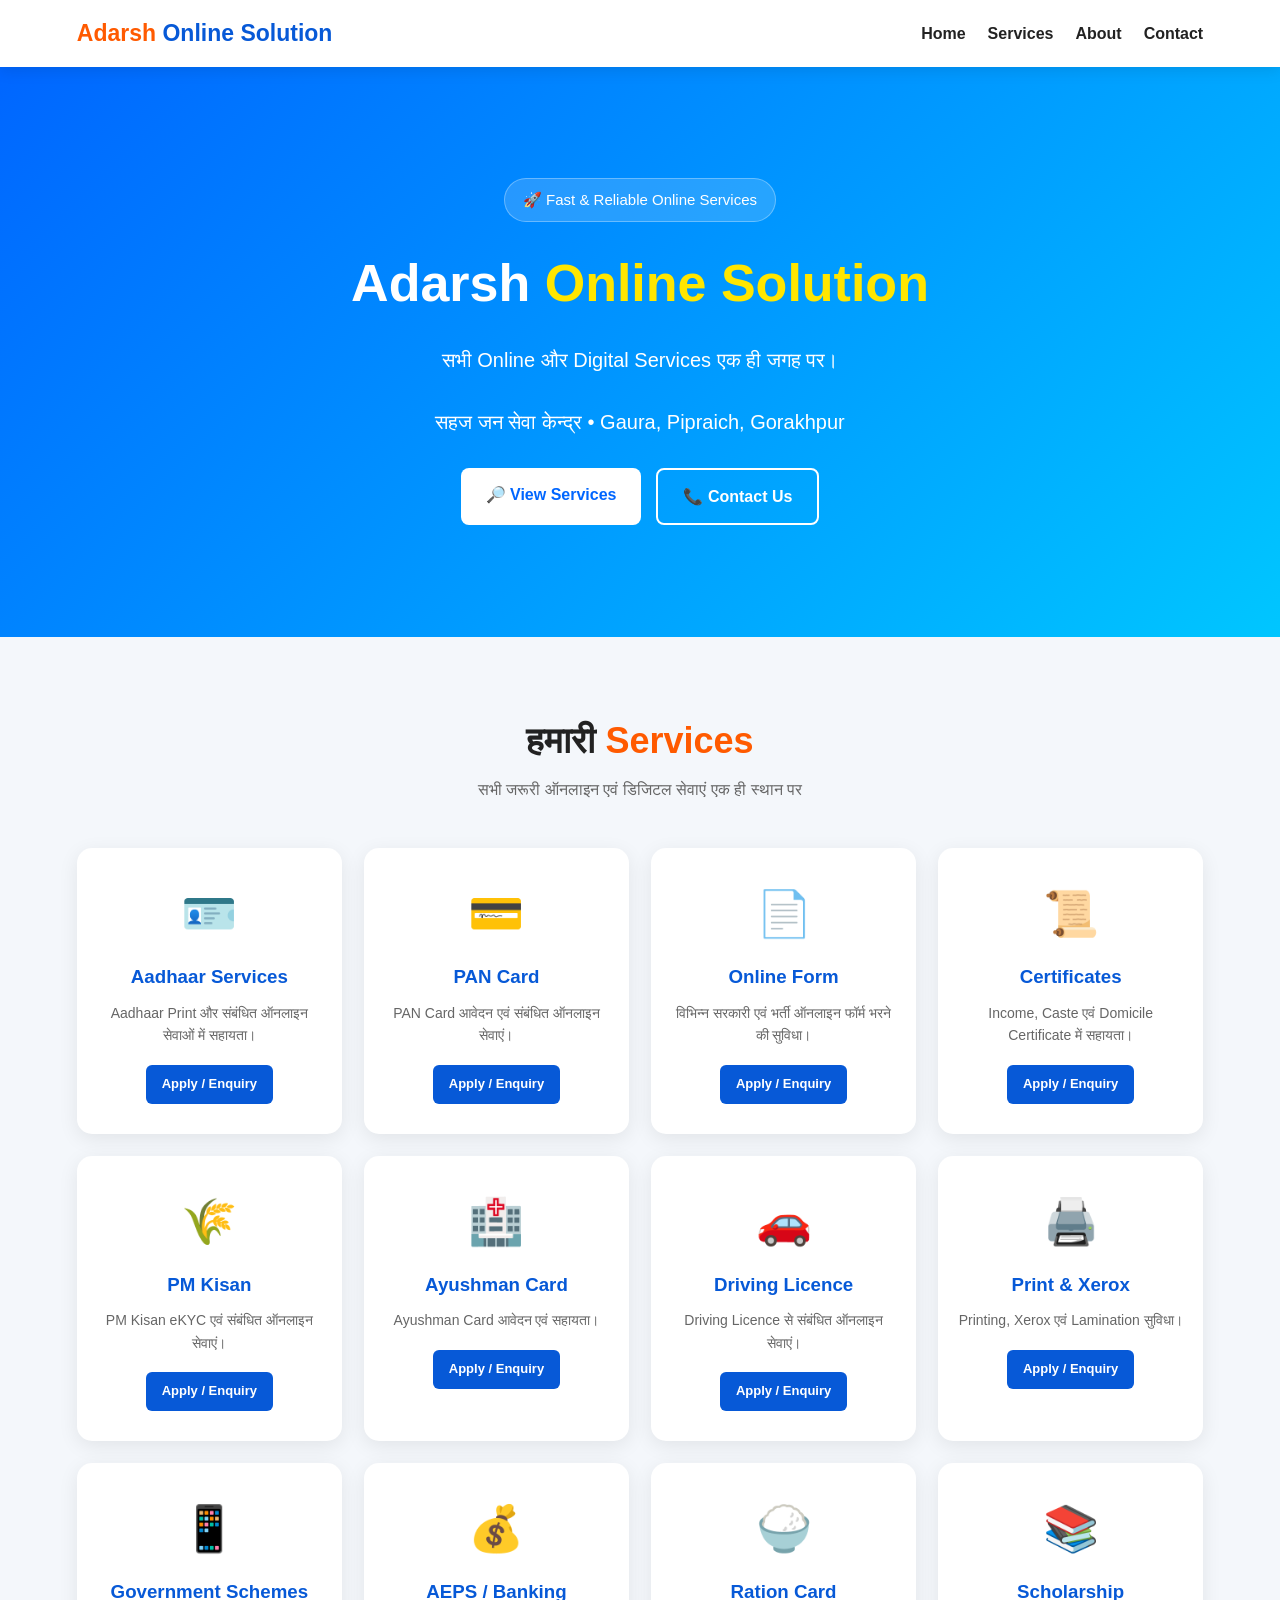
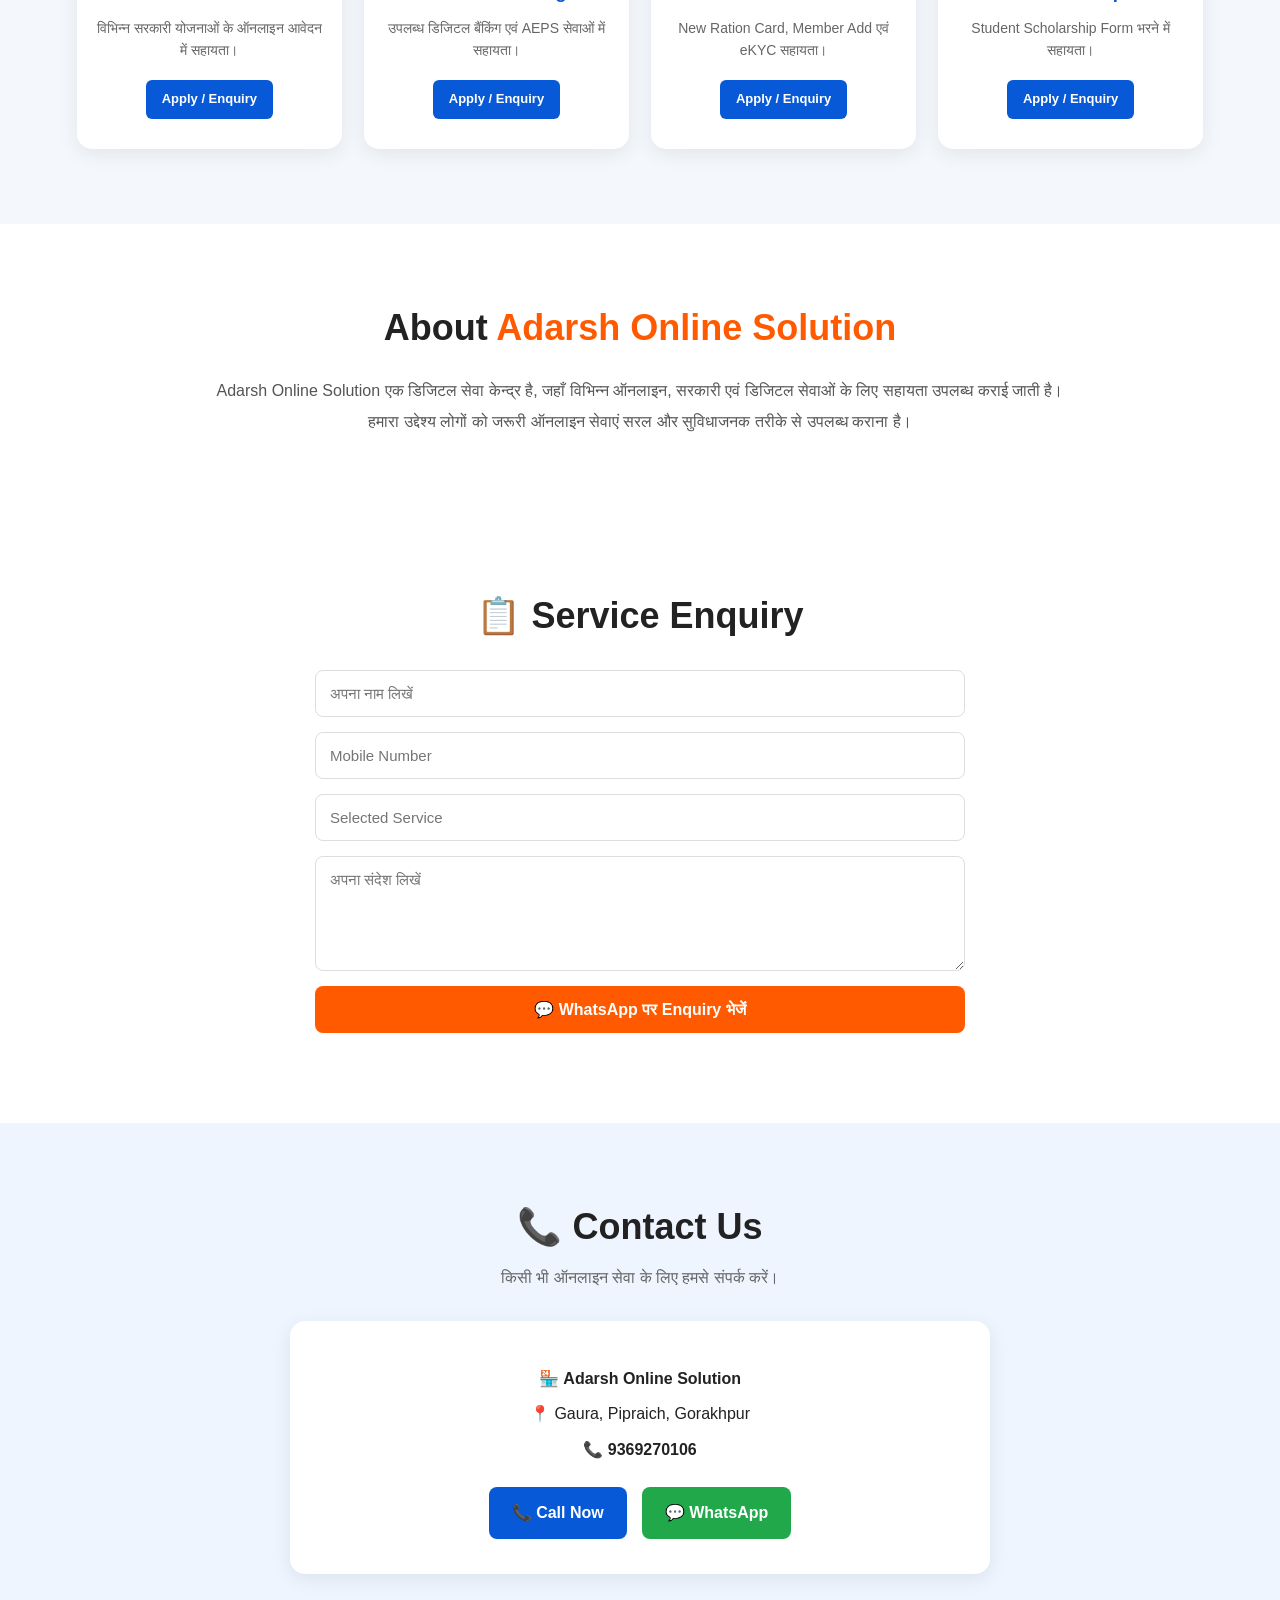
<file: index.html>
<!DOCTYPE html>
<html lang="hi">
<head>
    <meta charset="UTF-8">
    <meta name="viewport" content="width=device-width, initial-scale=1.0">

    <title>Adarsh Online Solution | सहज जन सेवा केन्द्र</title>

    <meta name="description"
          content="Adarsh Online Solution - Gaura, Pipraich, Gorakhpur. Online, सरकारी एवं डिजिटल सेवाएं एक ही जगह।">

    <style>
        * {
            margin: 0;
            padding: 0;
            box-sizing: border-box;
            font-family: Arial, sans-serif;
        }

        html {
            scroll-behavior: smooth;
        }

        body {
            background: #f4f7fb;
            color: #222;
            line-height: 1.6;
        }

        a {
            text-decoration: none;
        }

        /* ================= HEADER ================= */

        header {
            position: sticky;
            top: 0;
            z-index: 1000;

            background: #ffffff;
            padding: 15px 6%;

            display: flex;
            justify-content: space-between;
            align-items: center;

            box-shadow: 0 3px 15px rgba(0, 0, 0, 0.10);
        }

        .logo {
            font-size: 23px;
            font-weight: bold;
            color: #ff5a00;
        }

        .logo span {
            color: #0759d7;
        }

        nav {
            display: flex;
            align-items: center;
            gap: 22px;
        }

        nav a {
            color: #222;
            font-weight: bold;
            transition: 0.3s;
        }

        nav a:hover {
            color: #ff5a00;
        }

        /* ================= HERO ================= */

        .hero {
            min-height: 570px;

            display: flex;
            justify-content: center;
            align-items: center;

            text-align: center;

            padding: 70px 20px;

            background: linear-gradient(
                135deg,
                #0066ff,
                #00c6ff
            );

            color: white;
        }

        .hero-content {
            max-width: 850px;
        }

        .hero-badge {
            display: inline-block;

            background: rgba(255, 255, 255, 0.15);

            border: 1px solid rgba(255, 255, 255, 0.30);

            padding: 9px 18px;
            border-radius: 30px;

            margin-bottom: 20px;

            font-size: 15px;
        }

        .hero h1 {
            font-size: 52px;
            margin-bottom: 18px;
            color: white;
        }

        .hero h1 span {
            color: #ffe600;
        }

        .hero p {
            font-size: 20px;
            margin-bottom: 30px;
        }

        .hero-buttons {
            display: flex;
            justify-content: center;
            gap: 15px;
            flex-wrap: wrap;
        }

        .hero-btn {
            display: inline-block;

            padding: 14px 25px;

            border-radius: 8px;

            background: white;
            color: #0066ff;

            font-weight: bold;

            transition: 0.3s;
        }

        .hero-btn:hover {
            transform: translateY(-3px);
        }

        .hero-btn.outline {
            background: transparent;
            color: white;
            border: 2px solid white;
        }

        /* ================= SERVICES ================= */

        .services {
            padding: 75px 6%;
            background: #f4f7fb;
        }

        .title {
            text-align: center;
            margin-bottom: 45px;
        }

        .title h2 {
            font-size: 36px;
            margin-bottom: 8px;
        }

        .title h2 span {
            color: #ff5a00;
        }

        .title p {
            color: #666;
        }

        .service-container {
            display: grid;
            grid-template-columns: repeat(4, 1fr);
            gap: 22px;
        }

        .card {
            background: white;

            padding: 30px 20px;

            text-align: center;

            border-radius: 15px;

            box-shadow: 0 5px 20px rgba(0, 0, 0, 0.08);

            transition: 0.3s;
        }

        .card:hover {
            transform: translateY(-8px);
        }

        .icon {
            font-size: 45px;
            margin-bottom: 12px;
        }

        .card h3 {
            color: #0759d7;
            margin-bottom: 10px;
        }

        .card p {
            color: #666;
            font-size: 14px;
        }

        .service-btn {
            display: inline-block;

            margin-top: 18px;

            padding: 9px 16px;

            background: #0759d7;
            color: white;

            border-radius: 6px;

            font-size: 13px;
            font-weight: bold;

            transition: 0.3s;
        }

        .service-btn:hover {
            background: #003f9f;
        }

        /* ================= ABOUT ================= */

        .about {
            padding: 75px 6%;
            background: white;
            text-align: center;
        }

        .about h2 {
            font-size: 36px;
            margin-bottom: 20px;
        }

        .about h2 span {
            color: #ff5a00;
        }

        .about p {
            max-width: 850px;
            margin: auto;
            color: #555;
            line-height: 1.9;
        }

        /* ================= CONTACT ================= */

        .contact {
            padding: 75px 6%;
            background: #eef5ff;
            text-align: center;
        }

        .contact h2 {
            font-size: 36px;
            margin-bottom: 10px;
        }

        .contact > p {
            color: #666;
            margin-bottom: 30px;
        }

        .contact-box {
            max-width: 700px;
            margin: auto;

            background: white;

            padding: 35px;

            border-radius: 15px;

            box-shadow: 0 5px 20px rgba(0, 0, 0, 0.08);
        }

        .contact-box p {
            margin: 10px 0;
            font-size: 16px;
        }

        .contact-buttons {
            display: flex;
            justify-content: center;
            gap: 15px;
            flex-wrap: wrap;

            margin-top: 25px;
        }

        .call-btn,
        .whatsapp-btn {
            display: inline-block;

            padding: 13px 23px;

            border-radius: 8px;

            color: white;

            font-weight: bold;

            transition: 0.3s;
        }

        .call-btn {
            background: #0759d7;
        }

        .whatsapp-btn {
            background: #20a84b;
        }

        .call-btn:hover,
        .whatsapp-btn:hover {
            transform: translateY(-3px);
            opacity: 0.9;
        }

        /* ================= ENQUIRY ================= */

        .enquiry-section {
            padding: 75px 6%;
            background: white;
            text-align: center;
        }

        .enquiry-section h2 {
            font-size: 36px;
            margin-bottom: 25px;
        }

        #enquiryForm {
            max-width: 650px;
            margin: auto;

            display: flex;
            flex-direction: column;
            gap: 15px;
        }

        #enquiryForm input,
        #enquiryForm textarea {
            width: 100%;

            padding: 14px;

            border: 1px solid #ddd;

            border-radius: 8px;

            font-size: 15px;

            outline: none;
        }

        #enquiryForm input:focus,
        #enquiryForm textarea:focus {
            border-color: #0759d7;
        }

        #enquiryForm button {
            border: none;

            padding: 14px;

            background: #ff5a00;
            color: white;

            border-radius: 8px;

            font-size: 16px;
            font-weight: bold;

            cursor: pointer;

            transition: 0.3s;
        }

        #enquiryForm button:hover {
            background: #d94700;
        }

        #enquiryMessage {
            margin-top: 15px;
            font-weight: bold;
        }

        /* ================= FOOTER ================= */

        footer {
            background: #101828;
            color: white;

            text-align: center;

            padding: 35px 20px;
        }

        footer h2 {
            color: #ff5a00;
            margin-bottom: 8px;
        }

        footer p {
            color: #bbb;
            margin: 6px;
        }

        /* ================= FLOATING BUTTONS ================= */

        .floating-contact {
            position: fixed;

            right: 18px;
            bottom: 20px;

            z-index: 999;

            display: flex;
            flex-direction: column;

            gap: 10px;
        }

        .floating-contact a {
            width: 52px;
            height: 52px;

            display: flex;
            justify-content: center;
            align-items: center;

            border-radius: 50%;

            color: white;

            font-size: 23px;

            box-shadow: 0 4px 15px rgba(0, 0, 0, 0.20);
        }

        .floating-call {
            background: #0759d7;
        }

        .floating-whatsapp {
            background: #20a84b;
        }

        /* ================= MOBILE ================= */

        @media (max-width: 900px) {

            .service-container {
                grid-template-columns: repeat(2, 1fr);
            }

            .hero h1 {
                font-size: 42px;
            }
        }

        @media (max-width: 650px) {

            header {
                flex-direction: column;
                gap: 12px;
            }

            nav {
                gap: 12px;
                flex-wrap: wrap;
                justify-content: center;
            }

            nav a {
                font-size: 14px;
            }

            .hero {
                min-height: 500px;
            }

            .hero h1 {
                font-size: 34px;
            }

            .hero p {
                font-size: 17px;
            }

            .service-container {
                grid-template-columns: 1fr;
            }

            .title h2,
            .about h2,
            .contact h2,
            .enquiry-section h2 {
                font-size: 29px;
            }

            .contact-box {
                padding: 25px 18px;
            }
        }
    </style>
</head>

<body>

    <!-- ================= HEADER ================= -->

    <header>

        <div class="logo">
            Adarsh <span>Online Solution</span>
        </div>

        <nav>
            <a href="#home">Home</a>
            <a href="#services">Services</a>
            <a href="#about">About</a>
            <a href="#contact">Contact</a>
        </nav>

    </header>


    <!-- ================= HERO ================= -->

    <section class="hero" id="home">

        <div class="hero-content">

            <span class="hero-badge">
                🚀 Fast & Reliable Online Services
            </span>

            <h1>
                Adarsh <span>Online Solution</span>
            </h1>

            <p>
                सभी Online और Digital Services
                एक ही जगह पर।
            </p>

            <p>
                सहज जन सेवा केन्द्र • Gaura, Pipraich, Gorakhpur
            </p>

            <div class="hero-buttons">

                <a href="#services" class="hero-btn">
                    🔎 View Services
                </a>

                <a href="#contact" class="hero-btn outline">
                    📞 Contact Us
                </a>

            </div>

        </div>

    </section>


    <!-- ================= SERVICES ================= -->

    <section class="services" id="services">

        <div class="title">

            <h2>
                हमारी <span>Services</span>
            </h2>

            <p>
                सभी जरूरी ऑनलाइन एवं डिजिटल सेवाएं एक ही स्थान पर
            </p>

        </div>


        <div class="service-container">


            <div class="card">

                <div class="icon">🪪</div>

                <h3>Aadhaar Services</h3>

                <p>
                    Aadhaar Print और संबंधित ऑनलाइन सेवाओं में सहायता।
                </p>

                <a href="#enquiry"
                   class="service-btn"
                   onclick="selectService('Aadhaar Services')">
                    Apply / Enquiry
                </a>

            </div>


            <div class="card">

                <div class="icon">💳</div>

                <h3>PAN Card</h3>

                <p>
                    PAN Card आवेदन एवं संबंधित ऑनलाइन सेवाएं।
                </p>

                <a href="#enquiry"
                   class="service-btn"
                   onclick="selectService('PAN Card')">
                    Apply / Enquiry
                </a>

            </div>


            <div class="card">

                <div class="icon">📄</div>

                <h3>Online Form</h3>

                <p>
                    विभिन्न सरकारी एवं भर्ती ऑनलाइन फॉर्म भरने की सुविधा।
                </p>

                <a href="#enquiry"
                   class="service-btn"
                   onclick="selectService('Online Form')">
                    Apply / Enquiry
                </a>

            </div>


            <div class="card">

                <div class="icon">📜</div>

                <h3>Certificates</h3>

                <p>
                    Income, Caste एवं Domicile Certificate में सहायता।
                </p>

                <a href="#enquiry"
                   class="service-btn"
                   onclick="selectService('Income / Caste / Domicile Certificate')">
                    Apply / Enquiry
                </a>

            </div>


            <div class="card">

                <div class="icon">🌾</div>

                <h3>PM Kisan</h3>

                <p>
                    PM Kisan eKYC एवं संबंधित ऑनलाइन सेवाएं।
                </p>

                <a href="#enquiry"
                   class="service-btn"
                   onclick="selectService('PM Kisan eKYC')">
                    Apply / Enquiry
                </a>

            </div>


            <div class="card">

                <div class="icon">🏥</div>

                <h3>Ayushman Card</h3>

                <p>
                    Ayushman Card आवेदन एवं सहायता।
                </p>

                <a href="#enquiry"
                   class="service-btn"
                   onclick="selectService('Ayushman Card')">
                    Apply / Enquiry
                </a>

            </div>


            <div class="card">

                <div class="icon">🚗</div>

                <h3>Driving Licence</h3>

                <p>
                    Driving Licence से संबंधित ऑनलाइन सेवाएं।
                </p>

                <a href="#enquiry"
                   class="service-btn"
                   onclick="selectService('Driving Licence')">
                    Apply / Enquiry
                </a>

            </div>


            <div class="card">

                <div class="icon">🖨️</div>

                <h3>Print & Xerox</h3>

                <p>
                    Printing, Xerox एवं Lamination सुविधा।
                </p>

                <a href="#enquiry"
                   class="service-btn"
                   onclick="selectService('Print & Xerox')">
                    Apply / Enquiry
                </a>

            </div>


            <div class="card">

                <div class="icon">📱</div>

                <h3>Government Schemes</h3>

                <p>
                    विभिन्न सरकारी योजनाओं के ऑनलाइन आवेदन में सहायता।
                </p>

                <a href="#enquiry"
                   class="service-btn"
                   onclick="selectService('Government Scheme')">
                    Apply / Enquiry
                </a>

            </div>


            <div class="card">

                <div class="icon">💰</div>

                <h3>AEPS / Banking</h3>

                <p>
                    उपलब्ध डिजिटल बैंकिंग एवं AEPS सेवाओं में सहायता।
                </p>

                <a href="#enquiry"
                   class="service-btn"
                   onclick="selectService('AEPS / Banking')">
                    Apply / Enquiry
                </a>

            </div>


            <div class="card">

                <div class="icon">🍚</div>

                <h3>Ration Card</h3>

                <p>
                    New Ration Card, Member Add एवं eKYC सहायता।
                </p>

                <a href="#enquiry"
                   class="service-btn"
                   onclick="selectService('Ration Card')">
                    Apply / Enquiry
                </a>

            </div>


            <div class="card">

                <div class="icon">📚</div>

                <h3>Scholarship</h3>

                <p>
                    Student Scholarship Form भरने में सहायता।
                </p>

                <a href="#enquiry"
                   class="service-btn"
                   onclick="selectService('Student Scholarship')">
                    Apply / Enquiry
                </a>

            </div>

        </div>

    </section>


    <!-- ================= ABOUT ================= -->

    <section class="about" id="about">

        <h2>
            About <span>Adarsh Online Solution</span>
        </h2>

        <p>
            Adarsh Online Solution एक डिजिटल सेवा केन्द्र है,
            जहाँ विभिन्न ऑनलाइन, सरकारी एवं डिजिटल सेवाओं के लिए
            सहायता उपलब्ध कराई जाती है। हमारा उद्देश्य लोगों को
            जरूरी ऑनलाइन सेवाएं सरल और सुविधाजनक तरीके से उपलब्ध
            कराना है।
        </p>

    </section>


    <!-- ================= ENQUIRY ================= -->

    <section class="enquiry-section" id="enquiry">

        <h2>📋 Service Enquiry</h2>

        <form id="enquiryForm">

            <input
                type="text"
                id="customerName"
                placeholder="अपना नाम लिखें"
                required
            >

            <input
                type="tel"
                id="customerMobile"
                placeholder="Mobile Number"
                pattern="[0-9]{10}"
                maxlength="10"
                required
            >

            <input
                type="text"
                id="selectedService"
                placeholder="Selected Service"
                readonly
                required
            >

            <textarea
                id="customerMessage"
                placeholder="अपना संदेश लिखें"
                rows="5"
            ></textarea>

            <button type="submit">
                💬 WhatsApp पर Enquiry भेजें
            </button>

        </form>

        <p id="enquiryMessage"></p>

    </section>


    <!-- ================= CONTACT ================= -->

    <section class="contact" id="contact">

        <h2>📞 Contact Us</h2>

        <p>
            किसी भी ऑनलाइन सेवा के लिए हमसे संपर्क करें।
        </p>

        <div class="contact-box">

            <p>
                🏪 <strong>Adarsh Online Solution</strong>
            </p>

            <p>
                📍 Gaura, Pipraich, Gorakhpur
            </p>

            <p>
                📞 <strong>9369270106</strong>
            </p>

            <div class="contact-buttons">

                <a
                    href="tel:+919369270106"
                    class="call-btn">
                    📞 Call Now
                </a>

                <a
                    href="https://wa.me/919369270106"
                    target="_blank"
                    class="whatsapp-btn">
                    💬 WhatsApp
                </a>

            </div>

        </div>

    </section>


    <!-- ================= FOOTER ================= -->

    <footer>

        <h2>
</file>
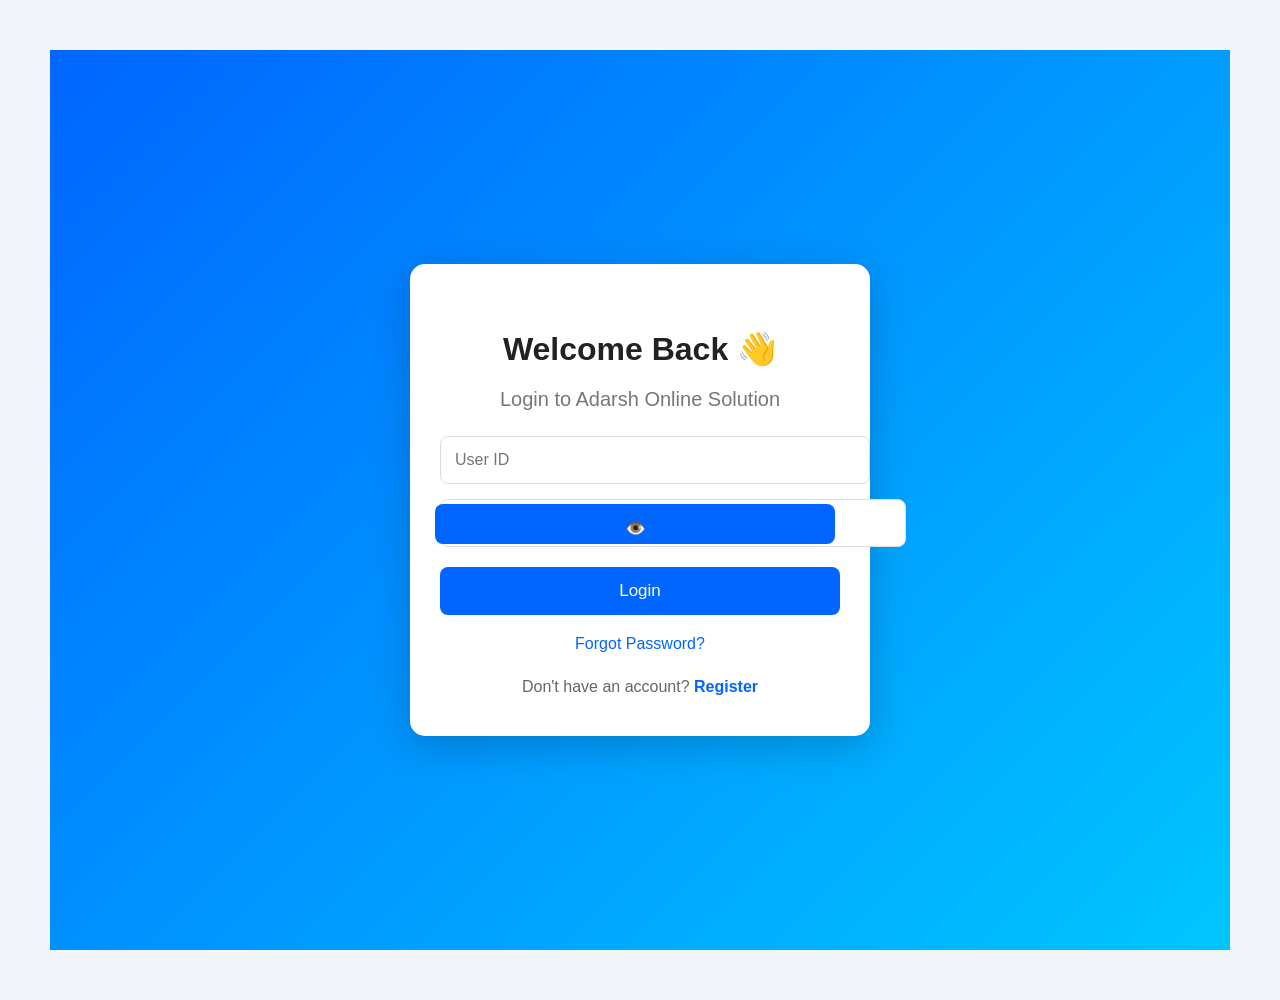
<file: dashboard.html>
<!DOCTYPE html>
<html lang="en">

<head>
    <meta charset="UTF-8">
    <meta name="viewport" content="width=device-width, initial-scale=1.0">

    <title>Admin Dashboard</title>

    <link rel="stylesheet" href="style.css">

    <script>
        if (localStorage.getItem("isLoggedIn") !== "true") {
            window.location.href = "login.html";
        }
    </script>
</head>

<body>

    <div class="dashboard-layout">

        <!-- Sidebar -->

        <aside class="sidebar">

            <h2>Adarsh Online</h2>

            <a href="#">🏠 Dashboard</a>
            <a href="services.html">📋 Services</a>
            <a href="#">👤 Profile</a>

            <button onclick="logout()">
                🚪 Logout
            </button>

        </aside>


        <!-- Main Content -->

        <main class="main-content">

            <h1>Dashboard</h1>

            <p>Welcome to Adarsh Online Solution Admin Panel.</p>


            <!-- Cards -->

            <div class="dashboard-stats">

                <div class="stat-card">
                    <h3>👥</h3>
                    <h2>120</h2>
                    <p>Total Users</p>
                </div>

                <div class="stat-card">
                    <h3>📋</h3>
                    <h2>25</h2>
                    <p>Total Services</p>
                </div>

                <div class="stat-card">
                    <h3>📩</h3>
                    <h2>18</h2>
                    <p>New Enquiries</p>
                </div>

                <div class="stat-card">
                    <h3>💰</h3>
                    <h2>₹25,000</h2>
                    <p>Total Earnings</p>
                </div>

            </div>


            <!-- Recent Enquiries -->

            <div class="recent">

                <h2>Recent Enquiries</h2>

                <div class="enquiry">
                    <strong>Rahul Kumar</strong>
                    <span>PAN Card</span>
                </div>

                <div class="enquiry">
                    <strong>Vikas Singh</strong>
                    <span>Aadhaar Service</span>
                </div>

                <div class="enquiry">
                    <strong>Amit Yadav</strong>
                    <span>Income Certificate</span>
                </div>

            </div>

        </main>

    </div>

    <script src="script.js"></script>

</body>

</html>
</file>
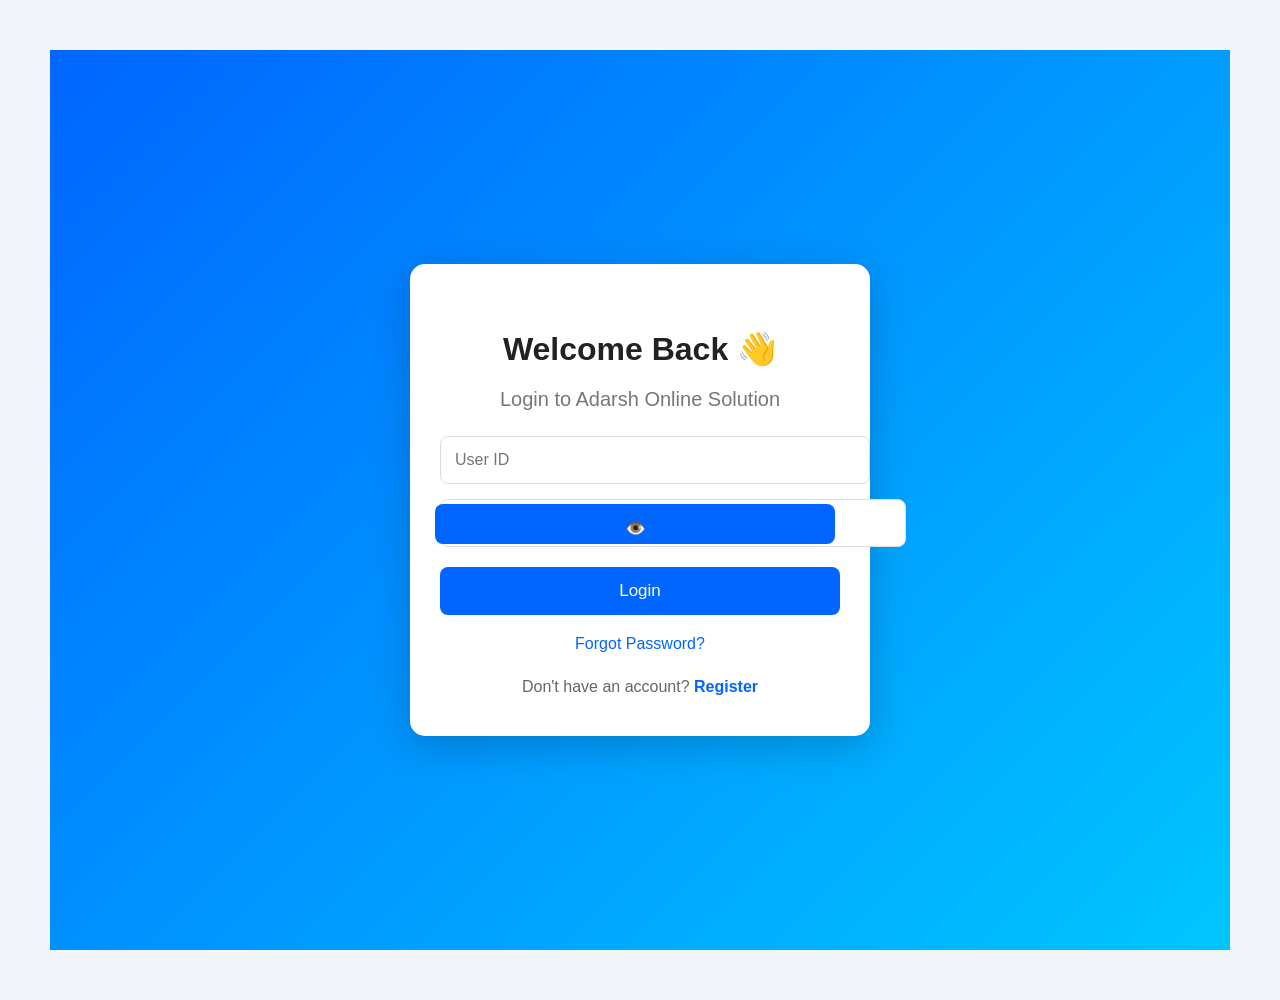
<file: login.html>
<!DOCTYPE html>
<html lang="en">

<head>
    <meta charset="UTF-8">
    <meta name="viewport" content="width=device-width, initial-scale=1.0">

    <title>Login - Adarsh Online Solution</title>

    <link rel="stylesheet" href="style.css">
</head>

<body>

    <div class="login-container">

        <div class="login-box">

            <h2>Welcome Back 👋</h2>

            <p>Login to Adarsh Online Solution</p>

            <form id="loginForm">

                <input
                    type="text"
                    id="username"
                    placeholder="User ID"
                    required
                >

                <div class="password-box">

                    <input
                        type="password"
                        id="password"
                        placeholder="Password"
                        required
                    >

                    <button
                        type="button"
                        id="showPassword"
                        class="show-btn">
                        👁️
                    </button>

                </div>

                <button type="submit" class="login-btn">
                    Login
                </button>

            </form>

            <a href="#" class="forgot">
                Forgot Password?
            </a>

            <p id="message"></p>

            <div class="register">
                Don't have an account?
                <a href="register.html">Register</a>
            </div>

        </div>

    </div>

    <script src="script.js"></script>

</body>

</html>
</file>
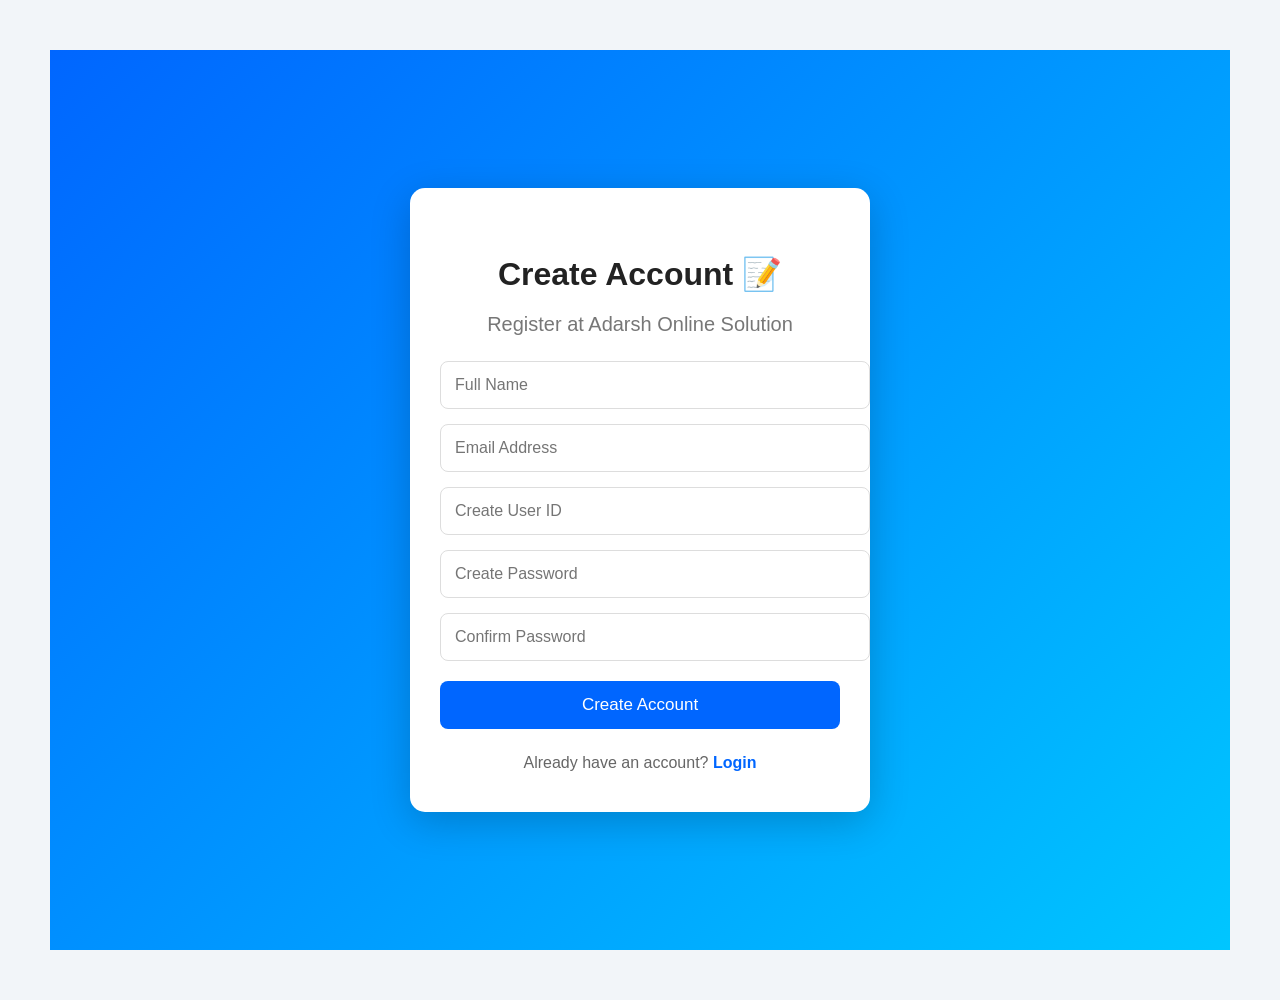
<file: register.html>
<!DOCTYPE html>
<html lang="en">

<head>
    <meta charset="UTF-8">
    <meta name="viewport" content="width=device-width, initial-scale=1.0">

    <title>Register - Adarsh Online Solution</title>

    <link rel="stylesheet" href="style.css">
</head>

<body>

    <div class="login-container">

        <div class="login-box">

            <h2>Create Account 📝</h2>

            <p>Register at Adarsh Online Solution</p>

            <form id="registerForm">

                <input
                    type="text"
                    id="fullName"
                    placeholder="Full Name"
                    required
                >

                <input
                    type="email"
                    id="email"
                    placeholder="Email Address"
                    required
                >

                <input
                    type="text"
                    id="newUsername"
                    placeholder="Create User ID"
                    required
                >

                <input
                    type="password"
                    id="newPassword"
                    placeholder="Create Password"
                    required
                >

                <input
                    type="password"
                    id="confirmPassword"
                    placeholder="Confirm Password"
                    required
                >

                <button type="submit" class="login-btn">
                    Create Account
                </button>

            </form>

            <p id="registerMessage"></p>

            <div class="register">
                Already have an account?
                <a href="login.html">Login</a>
            </div>

        </div>

    </div>

    <script src="script.js"></script>

</body>

</html>
</file>
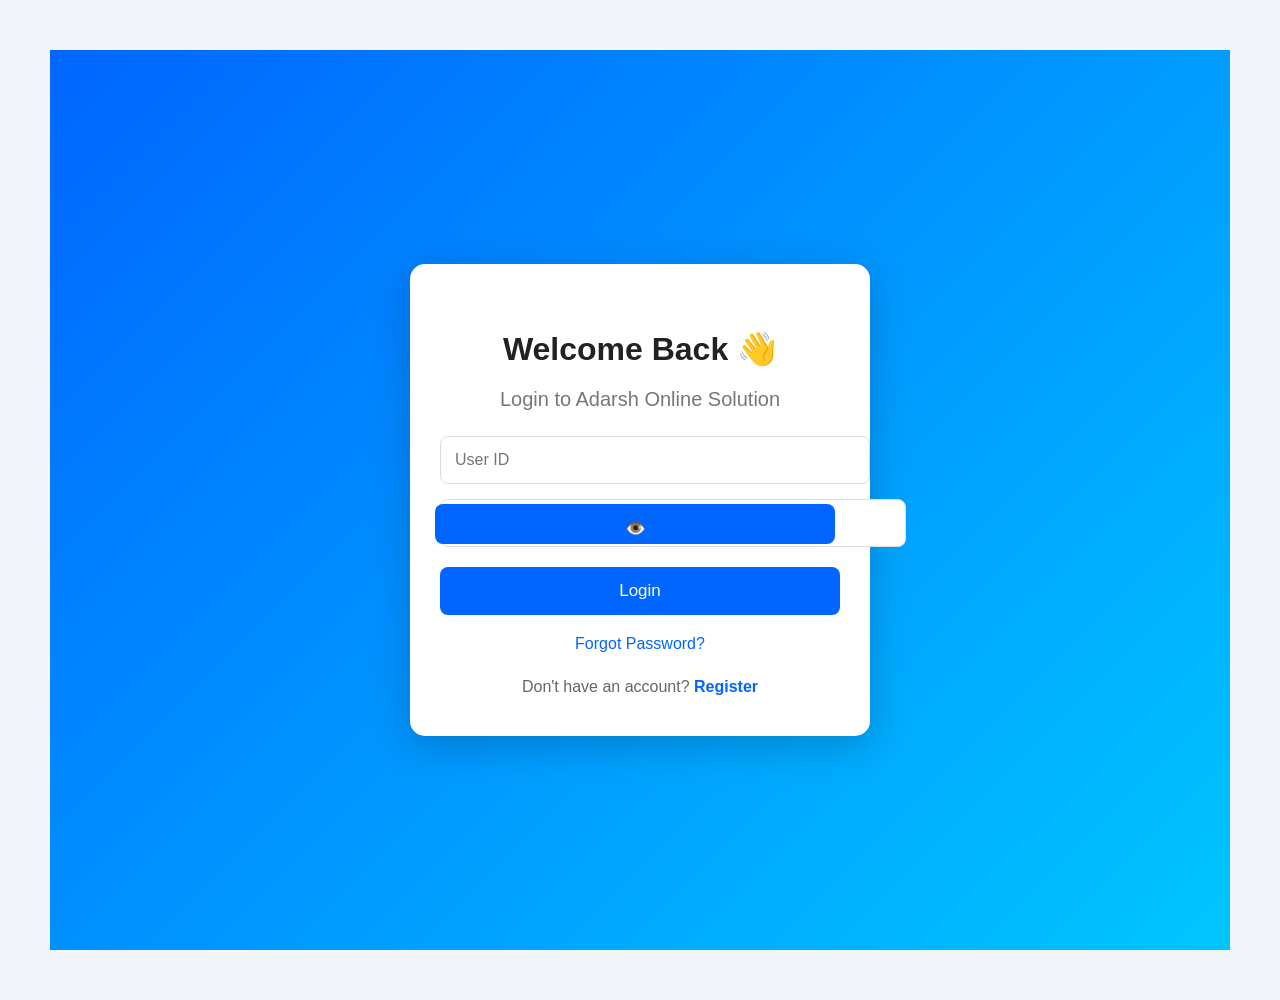
<file: services.html>
<!DOCTYPE html>
<html lang="en">

<head>
    <meta charset="UTF-8">
    <meta name="viewport" content="width=device-width, initial-scale=1.0">

    <title>Services - Admin</title>

    <link rel="stylesheet" href="style.css">

    <script>
        if (localStorage.getItem("isLoggedIn") !== "true") {
            window.location.href = "login.html";
        }
    </script>
</head>

<body>

    <div class="dashboard-layout">

        <!-- Sidebar -->

        <aside class="sidebar">

            <h2>Adarsh Online</h2>

            <a href="dashboard.html">🏠 Dashboard</a>

            <a href="services.html">📋 Services</a>

            <a href="#">📩 Enquiries</a>

            <a href="#">👤 Profile</a>

            <button onclick="logout()">
                🚪 Logout
            </button>

        </aside>


        <!-- Main Content -->

        <main class="main-content">

            <h1>Services Management</h1>

            <p>Add and manage your online services.</p>


            <!-- Add Service -->

            <div class="service-form">

                <h2>Add New Service</h2>

                <input
                    type="text"
                    id="serviceName"
                    placeholder="Service Name"
                >

                <input
                    type="text"
                    id="serviceDescription"
                    placeholder="Service Description"
                >

                <input
                    type="text"
                    id="servicePrice"
                    placeholder="Service Price"
                >

                <button onclick="addService()">
                    Add Service
                </button>

            </div>


            <!-- Service List -->

            <div class="service-list">

                <h2>Available Services</h2>

                <div id="servicesContainer"></div>

            </div>

        </main>

    </div>


    <script src="script.js"></script>

</body>

</html>
</file>
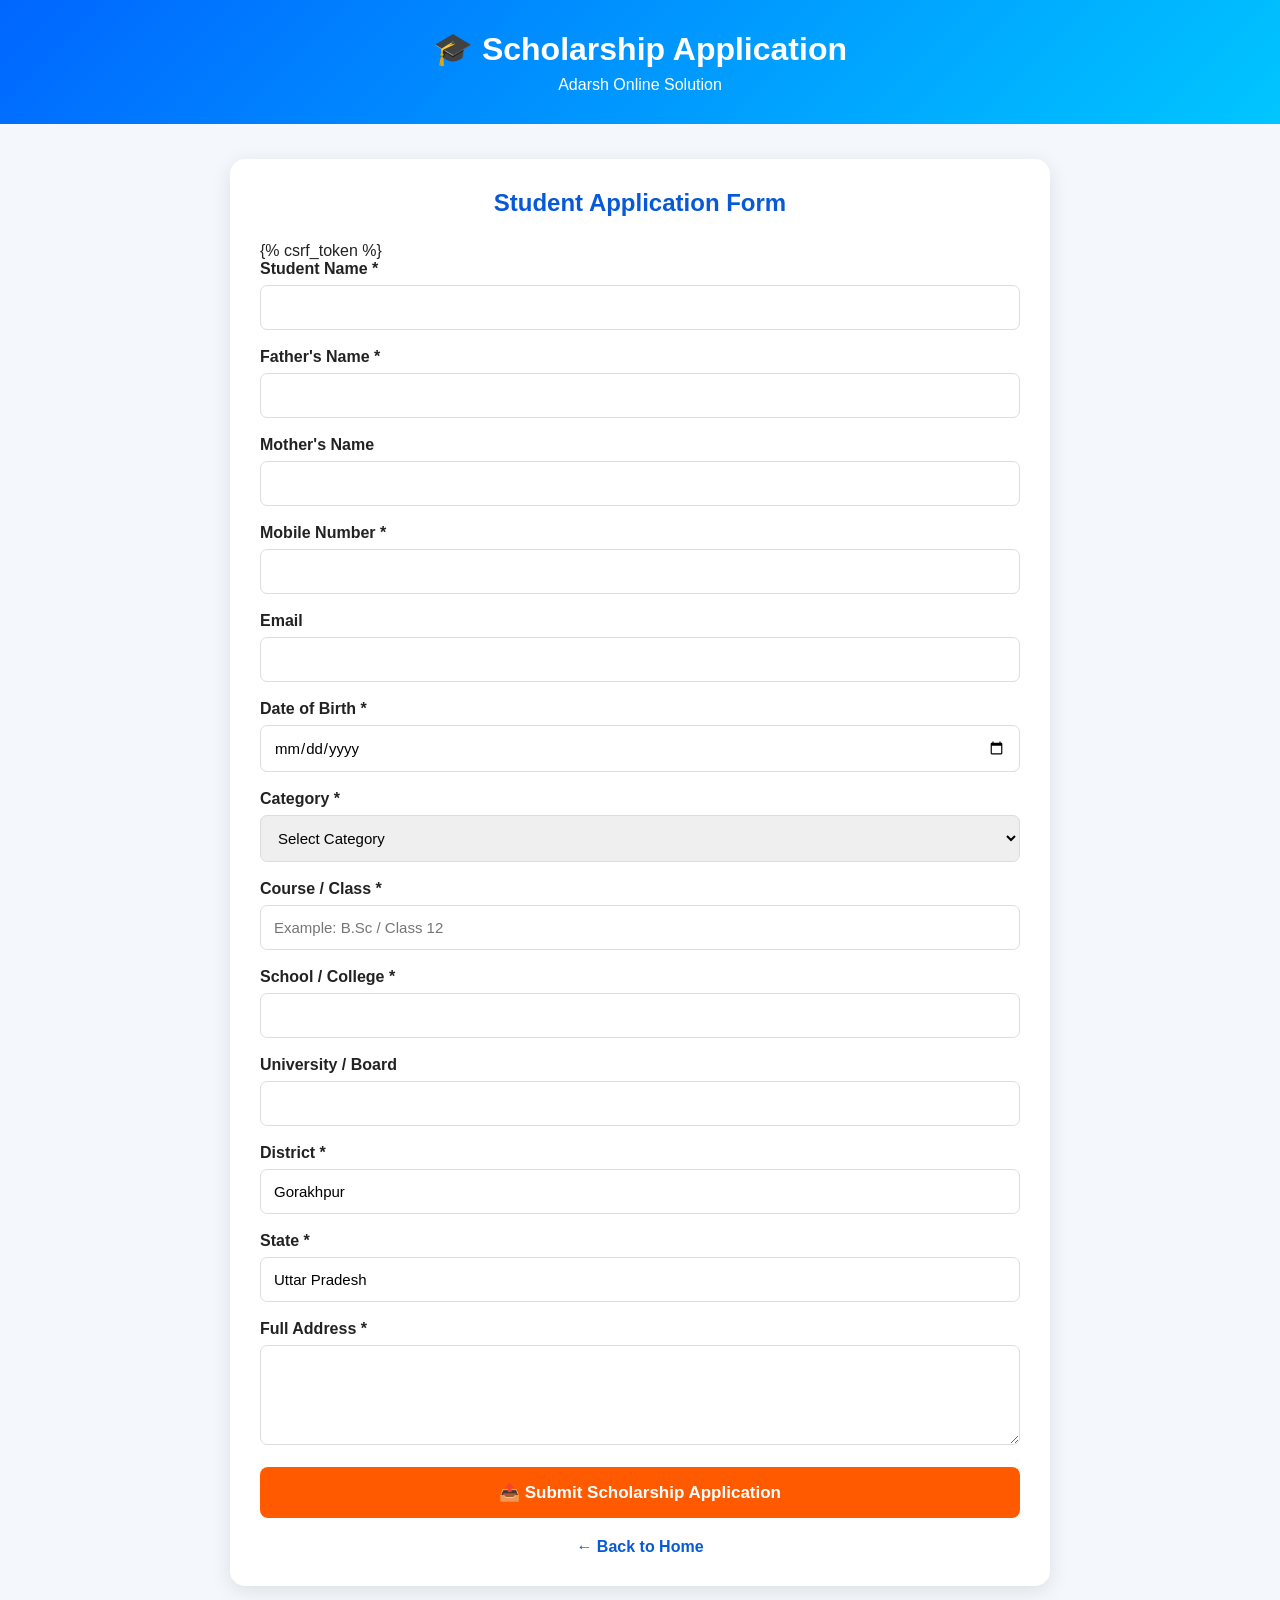
<file: adarshproject/core/templates/scholarship.html>
<!DOCTYPE html>
<html lang="hi">
<head>
    <meta charset="UTF-8">
    <meta name="viewport" content="width=device-width, initial-scale=1.0">

    <title>Scholarship Application | Adarsh Online Solution</title>

    <style>
        * {
            box-sizing: border-box;
            margin: 0;
            padding: 0;
            font-family: Arial, sans-serif;
        }

        body {
            background: #f4f7fb;
            color: #222;
        }

        .header {
            background: linear-gradient(135deg, #0066ff, #00c6ff);
            color: white;
            text-align: center;
            padding: 30px 15px;
        }

        .header h1 {
            font-size: 32px;
            margin-bottom: 8px;
        }

        .container {
            max-width: 850px;
            margin: 35px auto;
            padding: 0 15px;
        }

        .form-box {
            background: white;
            padding: 30px;
            border-radius: 15px;
            box-shadow: 0 5px 20px rgba(0,0,0,.10);
        }

        .form-box h2 {
            color: #0759d7;
            text-align: center;
            margin-bottom: 25px;
        }

        .form-group {
            margin-bottom: 18px;
        }

        label {
            display: block;
            font-weight: bold;
            margin-bottom: 7px;
        }

        input,
        select,
        textarea {
            width: 100%;
            padding: 13px;
            border: 1px solid #ddd;
            border-radius: 7px;
            font-size: 15px;
        }

        textarea {
            min-height: 100px;
            resize: vertical;
        }

        .submit-btn {
            width: 100%;
            border: none;
            padding: 15px;
            background: #ff5a00;
            color: white;
            border-radius: 8px;
            font-size: 17px;
            font-weight: bold;
            cursor: pointer;
        }

        .submit-btn:hover {
            background: #e64f00;
        }

        .back {
            display: block;
            text-align: center;
            margin-top: 20px;
            color: #0759d7;
            font-weight: bold;
            text-decoration: none;
        }

        @media(max-width:600px) {
            .form-box {
                padding: 20px 15px;
            }

            .header h1 {
                font-size: 25px;
            }
        }
    </style>
</head>

<body>

<div class="header">
    <h1>🎓 Scholarship Application</h1>
    <p>Adarsh Online Solution</p>
</div>

<div class="container">

    <div class="form-box">

        <h2>Student Application Form</h2>

        <form method="POST">

            {% csrf_token %}

            <div class="form-group">
                <label>Student Name *</label>
                <input
                    type="text"
                    name="student_name"
                    required>
            </div>

            <div class="form-group">
                <label>Father's Name *</label>
                <input
                    type="text"
                    name="father_name"
                    required>
            </div>

            <div class="form-group">
                <label>Mother's Name</label>
                <input
                    type="text"
                    name="mother_name">
            </div>

            <div class="form-group">
                <label>Mobile Number *</label>
                <input
                    type="tel"
                    name="mobile"
                    pattern="[0-9]{10}"
                    maxlength="10"
                    required>
            </div>

            <div class="form-group">
                <label>Email</label>
                <input
                    type="email"
                    name="email">
            </div>

            <div class="form-group">
                <label>Date of Birth *</label>
                <input
                    type="date"
                    name="date_of_birth"
                    required>
            </div>

            <div class="form-group">
                <label>Category *</label>

                <select name="category" required>
                    <option value="">Select Category</option>
                    <option value="General">General</option>
                    <option value="OBC">OBC</option>
                    <option value="SC">SC</option>
                    <option value="ST">ST</option>
                    <option value="EWS">EWS</option>
                </select>
            </div>

            <div class="form-group">
                <label>Course / Class *</label>
                <input
                    type="text"
                    name="course_class"
                    placeholder="Example: B.Sc / Class 12"
                    required>
            </div>

            <div class="form-group">
                <label>School / College *</label>
                <input
                    type="text"
                    name="school_college"
                    required>
            </div>

            <div class="form-group">
                <label>University / Board</label>
                <input
                    type="text"
                    name="university_board">
            </div>

            <div class="form-group">
                <label>District *</label>
                <input
                    type="text"
                    name="district"
                    value="Gorakhpur"
                    required>
            </div>

            <div class="form-group">
                <label>State *</label>
                <input
                    type="text"
                    name="state"
                    value="Uttar Pradesh"
                    required>
            </div>

            <div class="form-group">
                <label>Full Address *</label>
                <textarea
                    name="address"
                    required></textarea>
            </div>

            <button type="submit" class="submit-btn">
                📤 Submit Scholarship Application
            </button>

        </form>

        <a href="/" class="back">
            ← Back to Home
        </a>

    </div>

</div>

</body>
</html>
</file>
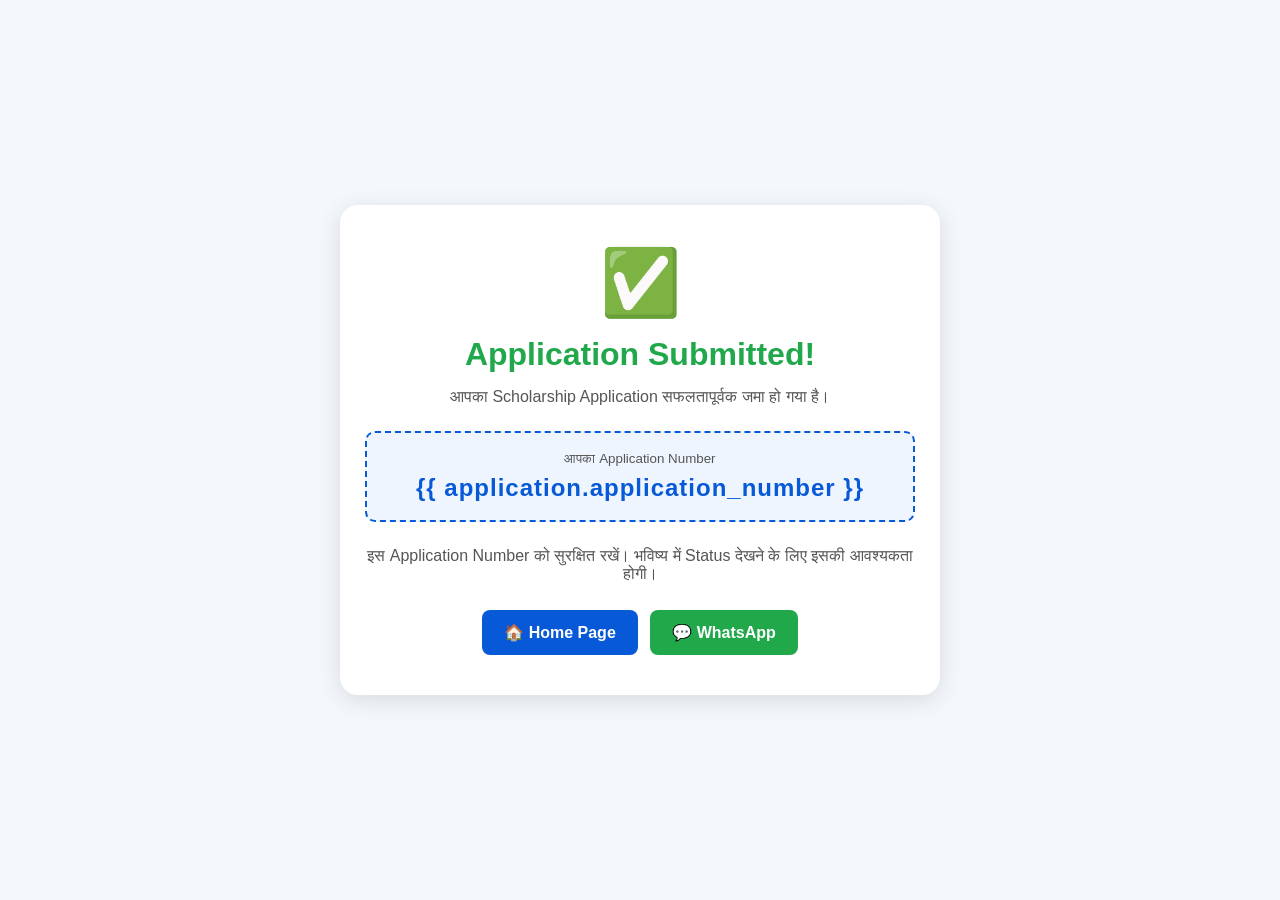
<file: adarshproject/core/templates/scholarship_success.html>
<!DOCTYPE html>
<html lang="hi">
<head>
    <meta charset="UTF-8">
    <meta name="viewport" content="width=device-width, initial-scale=1.0">

    <title>Application Submitted | Adarsh Online Solution</title>

    <style>
        * {
            box-sizing: border-box;
            margin: 0;
            padding: 0;
            font-family: Arial, sans-serif;
        }

        body {
            min-height: 100vh;
            display: flex;
            justify-content: center;
            align-items: center;
            background: #f4f7fb;
            padding: 20px;
        }

        .success-box {
            width: 100%;
            max-width: 600px;
            background: white;
            padding: 40px 25px;
            text-align: center;
            border-radius: 18px;
            box-shadow: 0 5px 25px rgba(0,0,0,.12);
        }

        .success-icon {
            font-size: 65px;
            margin-bottom: 15px;
        }

        h1 {
            color: #20a84b;
            margin-bottom: 15px;
        }

        p {
            color: #555;
            margin-bottom: 12px;
        }

        .application-number {
            margin: 25px 0;
            padding: 18px;
            background: #eef5ff;
            border: 2px dashed #0759d7;
            border-radius: 10px;
        }

        .application-number small {
            display: block;
            color: #555;
            margin-bottom: 7px;
        }

        .application-number strong {
            font-size: 24px;
            color: #0759d7;
            letter-spacing: 1px;
        }

        .btn {
            display: inline-block;
            margin-top: 15px;
            padding: 13px 22px;
            background: #0759d7;
            color: white;
            text-decoration: none;
            border-radius: 8px;
            font-weight: bold;
        }

        .whatsapp {
            background: #20a84b;
            margin-left: 8px;
        }

        @media(max-width:600px) {
            .success-box {
                padding: 30px 18px;
            }

            .application-number strong {
                font-size: 19px;
            }

            .whatsapp {
                margin-left: 0;
            }
        }
    </style>
</head>

<body>

<div class="success-box">

    <div class="success-icon">
        ✅
    </div>

    <h1>Application Submitted!</h1>

    <p>
        आपका Scholarship Application सफलतापूर्वक जमा हो गया है।
    </p>

    <div class="application-number">

        <small>
            आपका Application Number
        </small>

        <strong>
            {{ application.application_number }}
        </strong>

    </div>

    <p>
        इस Application Number को सुरक्षित रखें।
        भविष्य में Status देखने के लिए इसकी आवश्यकता होगी।
    </p>

    <a href="/" class="btn">
        🏠 Home Page
    </a>

    <a
        href="https://wa.me/919369270106"
        target="_blank"
        class="btn whatsapp">
        💬 WhatsApp
    </a>

</div>

</body>
</html>
</file>
<file: style.css>
body {
    font-family: Arial, sans-serif;
    text-align: center;
    background: #f2f5f9;
    margin: 0;
    padding: 50px;
}

h1 {
    color: #0066ff;
    font-size: 40px;
}

p {
    color: #555;
    font-size: 20px;
}

button {
    background: #0066ff;
    color: white;
    border: none;
    padding: 12px 25px;
    font-size: 18px;
    border-radius: 8px;
    cursor: pointer;
}

button:hover {
    background: #0047b3;
}
/* Services Section */

.services {
    padding: 70px 50px;
    text-align: center;
    background: white;
}

.services h2 {
    font-size: 35px;
    color: #222;
    margin-bottom: 40px;
}

.service-container {
    display: grid;
    grid-template-columns: repeat(3, 1fr);
    gap: 25px;
    max-width: 1100px;
    margin: auto;
}

.service-card {
    background: #f8f9fc;
    padding: 30px 20px;
    border-radius: 15px;

    box-shadow: 0 5px 20px rgba(0, 0, 0, 0.08);

    transition: 0.3s;
}

.service-card:hover {
    transform: translateY(-8px);
    box-shadow: 0 10px 30px rgba(0, 0, 0, 0.15);
}

.service-card h3 {
    font-size: 23px;
    color: #0066ff;
    margin-bottom: 15px;
}

.service-card p {
    color: #666;
    line-height: 1.6;
    margin-bottom: 20px;
}

.service-card button {
    background: #0066ff;
    color: white;
    border: none;
    padding: 10px 20px;
    border-radius: 6px;
    cursor: pointer;
}

.service-card button:hover {
    background: #0047b3;
}
/* Mobile Responsive */

@media (max-width: 768px) {

    header {
        flex-direction: column;
        gap: 15px;
        padding: 20px;
    }

    .logo {
        font-size: 21px;
    }

    nav {
        gap: 15px;
        flex-wrap: wrap;
        justify-content: center;
    }

    nav a {
        font-size: 15px;
    }

    .hero {
        padding: 70px 20px;
    }

    .hero h1 {
        font-size: 30px;
    }

    .hero p {
        font-size: 17px;
    }
/* Professional Hero */

.hero {
    min-height: 500px;

    display: flex;
    justify-content: center;
    align-items: center;

    text-align: center;

    background:
        linear-gradient(
            135deg,
            #0066ff,
            #00c6ff
        );

    color: white;

    padding: 60px 20px;
}

.hero-content {
    max-width: 800px;
}

.hero-badge {
    display: inline-block;

    background: rgba(255,255,255,0.15);

    padding: 10px 18px;

    border-radius: 30px;

    margin-bottom: 20px;

    font-size: 15px;
}

.hero h1 {
    color: white;

    font-size: 52px;

    margin-bottom: 20px;
}

.hero p {
    color: white;

    font-size: 21px;

    margin-bottom: 30px;
}

.hero-buttons {
    display: flex;

    justify-content: center;

    gap: 15px;

    flex-wrap: wrap;
}

.hero-btn {
    display: inline-block;

    background: white;

    color: #0066ff;

    text-decoration: none;

    padding: 14px 25px;

    border-radius: 8px;

    font-weight: bold;

    transition: 0.3s;
}

.hero-btn:hover {
    transform: translateY(-3px);
}

.hero-btn.outline {
    background: transparent;

    color: white;

    border: 2px solid white;
}


/* Mobile Hero */

@media (max-width: 768px) {

    .hero {
        min-height: 450px;
    }

    .hero h1 {
        font-size: 36px;
    }

    .hero p {
        font-size: 18px;
    }

}
    .services {
        padding: 50px 20px;
    }

    .services h2 {
        font-size: 30px;
    }

    .service-container {
        grid-template-columns: 1fr;
        gap: 20px;
    }

    .service-card {
        padding: 25px 15px;
    }
}
/* Login Page */

.login-container {
    min-height: 100vh;

    display: flex;
    justify-content: center;
    align-items: center;

    background: linear-gradient(135deg, #0066ff, #00c6ff);
}

.login-box {
    width: 90%;
    max-width: 400px;

    background: white;

    padding: 40px 30px;

    border-radius: 15px;

    text-align: center;

    box-shadow: 0 10px 40px rgba(0, 0, 0, 0.2);
}

.login-box h2 {
    font-size: 32px;
    margin-bottom: 10px;
    color: #222;
}

.login-box > p {
    color: #777;
    margin-bottom: 25px;
}

.login-box input {
    width: 100%;

    padding: 14px;

    margin-bottom: 15px;

    border: 1px solid #ddd;
    border-radius: 8px;

    font-size: 16px;

    outline: none;
}

.login-box input:focus {
    border-color: #0066ff;
}

.login-box button {
    width: 100%;

    padding: 14px;

    background: #0066ff;
    color: white;

    border: none;
    border-radius: 8px;

    font-size: 17px;

    cursor: pointer;
}

.login-box button:hover {
    background: #0047b3;
}

#message {
    margin-top: 20px;
    font-weight: bold;
}
/* Dashboard */

.dashboard {
    min-height: 80vh;
    padding: 60px 30px;
    text-align: center;
}

.dashboard h1 {
    font-size: 35px;
    color: #222;
    margin-bottom: 10px;
}

.dashboard > p {
    color: #666;
    font-size: 18px;
    margin-bottom: 40px;
}

.dashboard-container {
    max-width: 1000px;
    margin: auto;

    display: grid;
    grid-template-columns: repeat(2, 1fr);
    gap: 25px;
}

.dashboard-card {
    background: white;
    padding: 35px;

    border-radius: 15px;

    box-shadow: 0 5px 20px rgba(0, 0, 0, 0.1);

    transition: 0.3s;
}

.dashboard-card:hover {
    transform: translateY(-5px);
}

.dashboard-card h3 {
    color: #0066ff;
    font-size: 24px;
    margin-bottom: 10px;
}

.dashboard-card p {
    color: #666;
}

.logout-btn {
    background: #ff3333;
    color: white;

    border: none;
    padding: 10px 20px;

    border-radius: 6px;

    cursor: pointer;
}

.logout-btn:hover {
    background: #cc0000;
}


@media (max-width: 768px) {

    .dashboard-container {
        grid-template-columns: 1fr;
    }

    .dashboard h1 {
        font-size: 28px;
    }

}
/* Professional Login */

.password-box {
    position: relative;
    width: 100%;
}

.password-box input {
    padding-right: 50px;
}

.show-btn {
    position: absolute;

    right: 5px;
    top: 5px;

    width: 40px;
    height: 40px;

    padding: 0;

    background: transparent;
    color: #333;

    border: none;

    cursor: pointer;
}

.show-btn:hover {
    background: transparent;
}

.login-btn {
    margin-top: 5px;
}

.forgot {
    display: block;

    margin-top: 20px;

    color: #0066ff;
    text-decoration: none;
}

.forgot:hover {
    text-decoration: underline;
}

.register {
    margin-top: 25px;

    color: #666;
}

.register a {
    color: #0066ff;
    text-decoration: none;
    font-weight: bold;
}
/* Professional Dashboard */

.dashboard-layout {
    display: flex;
    min-height: 100vh;
    background: #f2f5f9;
}

.sidebar {
    width: 250px;
    background: #0066ff;
    color: white;
    padding: 30px 20px;
}

.sidebar h2 {
    margin-bottom: 40px;
}

.sidebar a {
    display: block;
    color: white;
    text-decoration: none;
    padding: 15px 10px;
    margin-bottom: 5px;
    border-radius: 8px;
}

.sidebar a:hover {
    background: rgba(255,255,255,0.15);
}

.sidebar button {
    width: 100%;
    margin-top: 30px;
    padding: 12px;

    background: #ff3333;
    color: white;

    border: none;
    border-radius: 8px;

    cursor: pointer;
}

.main-content {
    flex: 1;
    padding: 40px;
}

.main-content h1 {
    font-size: 35px;
    margin-bottom: 10px;
}

.main-content > p {
    color: #666;
    margin-bottom: 35px;
}

.dashboard-stats {
    display: grid;
    grid-template-columns: repeat(4, 1fr);
    gap: 20px;
}

.stat-card {
    background: white;
    padding: 25px;
    border-radius: 15px;

    box-shadow: 0 5px 20px rgba(0,0,0,0.08);
}

.stat-card h3 {
    font-size: 30px;
}

.stat-card h2 {
    margin: 10px 0;
}

.stat-card p {
    color: #666;
}

.recent {
    background: white;
    margin-top: 30px;
    padding: 25px;
    border-radius: 15px;
}

.enquiry {
    display: flex;
    justify-content: space-between;

    padding: 18px 5px;

    border-bottom: 1px solid #eee;
}

.enquiry span {
    color: #666;
}


/* Mobile */

@media (max-width: 768px) {

    .dashboard-layout {
        flex-direction: column;
    }

    .sidebar {
        width: 100%;
    }

    .sidebar h2 {
        margin-bottom: 15px;
    }

    .main-content {
        padding: 25px 15px;
    }

    .dashboard-stats {
        grid-template-columns: 1fr 1fr;
    }

}

@media (max-width: 500px) {

    .dashboard-stats {
        grid-template-columns: 1fr;
    }

}
/* Services Management */

.service-form {
    background: white;
    padding: 25px;
    border-radius: 15px;
    margin-top: 30px;

    box-shadow: 0 5px 20px rgba(0,0,0,0.08);
}

.service-form h2 {
    margin-bottom: 20px;
}

.service-form input {
    width: 100%;
    padding: 13px;

    margin-bottom: 15px;

    border: 1px solid #ddd;
    border-radius: 8px;

    font-size: 16px;
}

.service-form button {
    background: #0066ff;
    color: white;

    border: none;
    padding: 12px 25px;

    border-radius: 8px;

    cursor: pointer;
}

.service-list {
    background: white;

    padding: 25px;

    border-radius: 15px;

    margin-top: 30px;
}

.service-item {
    display: flex;
    justify-content: space-between;
    align-items: center;

    padding: 18px 5px;

    border-bottom: 1px solid #eee;
}

.service-item h3 {
    color: #0066ff;
}

.delete-btn {
    background: #ff3333;
    color: white;

    border: none;
    padding: 8px 15px;

    border-radius: 6px;

    cursor: pointer;
}
/* Enquiry Form */

.enquiry-section {
    padding: 70px 20px;
    background: #f2f5f9;
    text-align: center;
}

.enquiry-section h2 {
    font-size: 35px;
    margin-bottom: 30px;
}

#enquiryForm {
    max-width: 600px;
    margin: auto;
    background: white;
    padding: 30px;
    border-radius: 15px;
    box-shadow: 0 5px 20px rgba(0,0,0,0.08);
}

#enquiryForm input,
#enquiryForm textarea {
    width: 100%;
    padding: 14px;
    margin-bottom: 15px;
    border: 1px solid #ddd;
    border-radius: 8px;
    font-size: 16px;
    box-sizing: border-box;
}

#enquiryForm button {
    background: #0066ff;
    color: white;
    border: none;
    padding: 13px 25px;
    border-radius: 8px;
    cursor: pointer;
}
/* Floating Contact Buttons */

.contact-buttons {
    position: fixed;

    bottom: 20px;
    right: 20px;

    display: flex;
    flex-direction: column;

    gap: 10px;

    z-index: 999;
}

.contact-buttons a {
    color: white;

    text-decoration: none;

    padding: 12px 18px;

    border-radius: 30px;

    font-weight: bold;

    box-shadow: 0 5px 15px rgba(0,0,0,0.2);

    transition: 0.3s;
}

.call-button {
    background: #0066ff;
}

.whatsapp-button {
    background: #25D366;
}

.contact-buttons a:hover {
    transform: scale(1.05);
}
/* Professional Header */

.main-header {
    width: 100%;

    background: white;

    display: flex;

    justify-content: space-between;

    align-items: center;

    padding: 15px 40px;

    box-sizing: border-box;

    box-shadow: 0 2px 10px rgba(0,0,0,0.08);

    position: sticky;

    top: 0;

    z-index: 1000;
}

.logo {
    display: flex;

    align-items: center;

    gap: 10px;

    color: #0066ff;

    font-size: 22px;

    font-weight: bold;
}

.logo span {
    width: 42px;

    height: 42px;

    display: flex;

    justify-content: center;

    align-items: center;

    background: #0066ff;

    color: white;

    border-radius: 10px;
}

.main-header nav {
    display: flex;

    gap: 25px;
}

.main-header nav a {
    color: #333;

    text-decoration: none;

    font-size: 16px;

    font-weight: 500;
}

.main-header nav a:hover {
    color: #0066ff;
}

.menu-btn {
    display: none;

    background: #0066ff;

    color: white;

    border: none;

    padding: 9px 12px;

    font-size: 22px;

    border-radius: 6px;

    cursor: pointer;
}


/* Mobile Menu */

@media (max-width: 768px) {

    .main-header {
        padding: 12px 20px;

        flex-wrap: wrap;
    }

    .logo {
        font-size: 18px;
    }

    .logo span {
        width: 36px;
        height: 36px;
    }

    .menu-btn {
        display: block;
    }

    .main-header nav {
        display: none;

        width: 100%;

        flex-direction: column;

        gap: 0;

        margin-top: 15px;
    }

    .main-header nav.active {
        display: flex;
    }

    .main-header nav a {
        padding: 13px;

        border-top: 1px solid #eee;
    }

}
.main-header {
    width: 100%;
    background: white;
    display: flex;
    justify-content: space-between;
    align-items: center;
    padding: 15px 40px;
    box-sizing: border-box;
    box-shadow: 0 2px 10px rgba(0,0,0,0.08);
    position: sticky;
    top: 0;
    z-index: 1000;
}

.logo {
    display: flex;
    align-items: center;
    gap: 10px;
    color: #0066ff;
    font-size: 22px;
    font-weight: bold;
}

.logo span {
    width: 42px;
    height: 42px;
    display: flex;
    justify-content: center;
    align-items: center;
    background: #0066ff;
    color: white;
    border-radius: 10px;
}

.main-header nav {
    display: flex;
    gap: 25px;
}

.main-header nav a {
    color: #333;
    text-decoration: none;
    font-size: 16px;
    font-weight: 500;
}

.main-header nav a:hover {
    color: #0066ff;
}

.menu-btn {
    display: none;
    background: #0066ff;
    color: white;
    border: none;
    padding: 9px 12px;
    font-size: 22px;
    border-radius: 6px;
    cursor: pointer;
}

@media (max-width: 768px) {

    .main-header {
        padding: 12px 20px;
        flex-wrap: wrap;
    }

    .logo {
        font-size: 18px;
    }

    .logo span {
        width: 36px;
        height: 36px;
    }

    .menu-btn {
        display: block;
    }

    .main-header nav {
        display: none;
        width: 100%;
        flex-direction: column;
        gap: 0;
        margin-top: 15px;
    }

    .main-header nav.active {
        display: flex;
    }

    .main-header nav a {
        padding: 13px;
        border-top: 1px solid #eee;
    }
}
</file>
